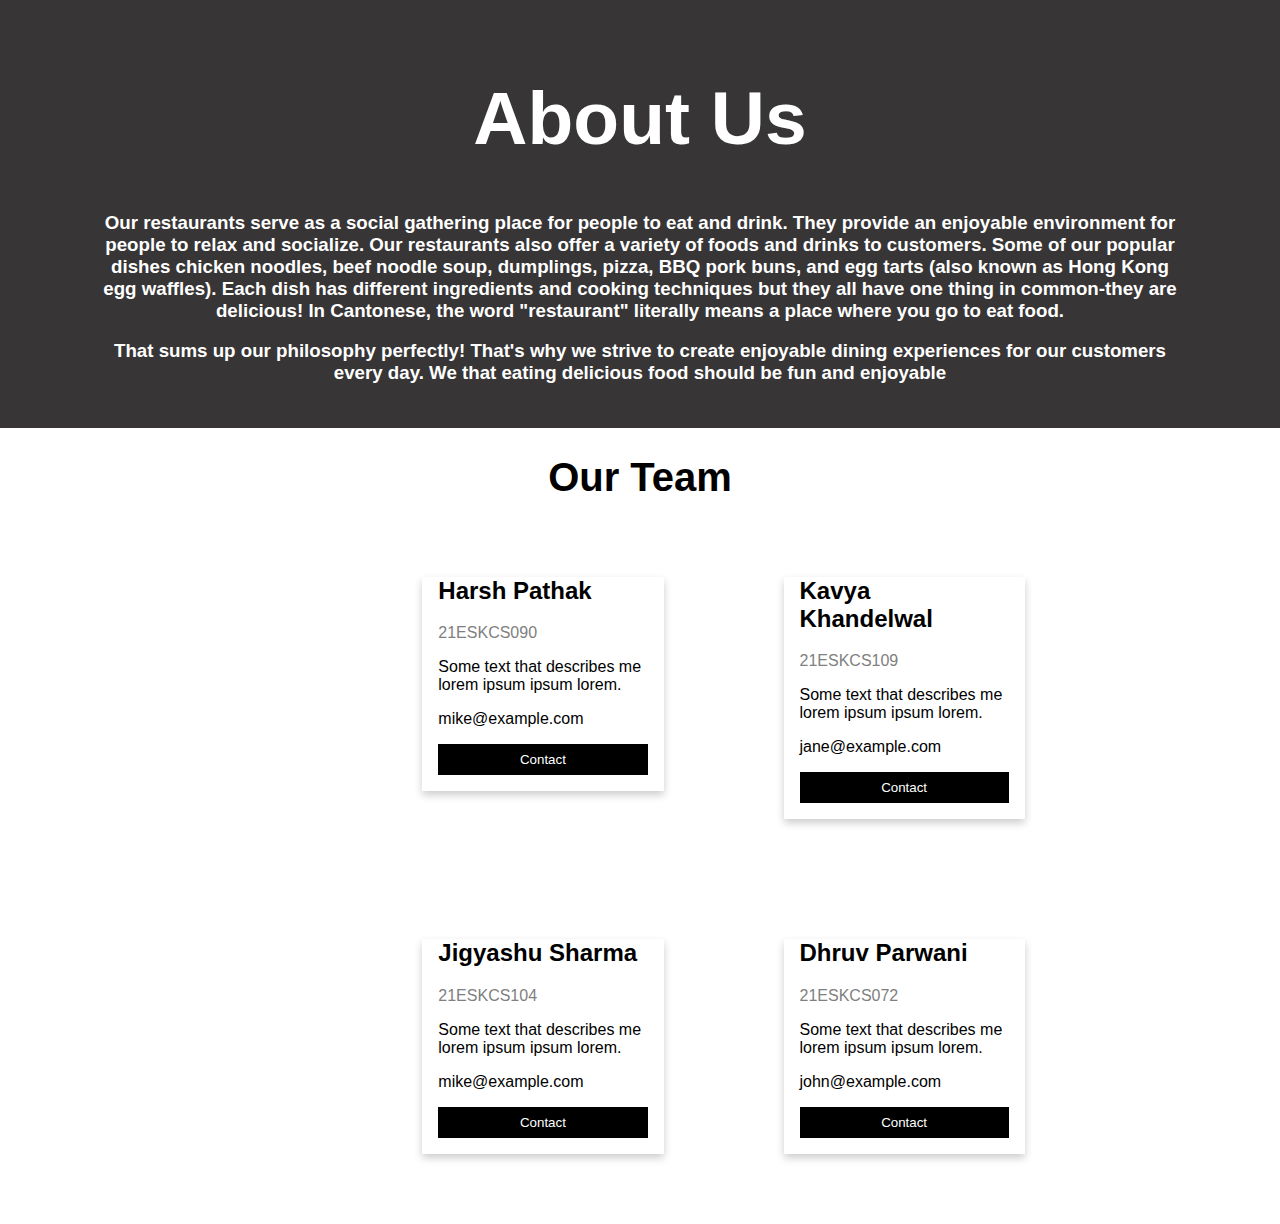
<file: about.html>
<!DOCTYPE html>
<html lang="en">
<head>
    <meta charset="UTF-8">
    <meta http-equiv="X-UA-Compatible" content="IE=edge">
    <meta name="viewport" content="width=device-width, initial-scale=1.0">
    <link rel="stylesheet" href="about_style.css">
    <title>About Us</title>
</head>
<body>
    <div class="about-section">
        <h1>About Us</h1>
        <h3>Our restaurants serve as a social gathering place for people to eat and drink. They provide an enjoyable environment for people to relax and socialize. Our restaurants also offer a variety of foods and drinks to customers. Some of our popular dishes chicken noodles, beef noodle soup, dumplings, pizza, BBQ pork buns, and egg tarts (also known as Hong Kong egg waffles). Each dish has different ingredients and cooking techniques but they all have one thing in common-they are delicious! In Cantonese, the word "restaurant" literally means a place where you go to eat food. </h3>
        <h3>That sums up our philosophy perfectly! That's why we strive to create enjoyable dining experiences for our customers every day. We that eating delicious food should be fun and enjoyable</h3>
      </div>
      
      <h1 style="text-align:center; font-size: 40px;">Our Team</h1>
      <div class="row1">
        <div class="column first">
          <div class="card">

            <div class="container">
              <h2>Kavya Khandelwal</h2>
              <p class="title">21ESKCS109</p>
              <p>Some text that describes me lorem ipsum ipsum lorem.</p>
              <p>jane@example.com</p>
              <p><button class="button">Contact</button></p>
            </div>
          </div>
        </div>
      
        <div class="column first">
          <div class="card">
            
            <div class="container">
              <h2>Harsh Pathak</h2>
              <p class="title">21ESKCS090</p>
              <p>Some text that describes me lorem ipsum ipsum lorem.</p>
              <p>mike@example.com</p>
              <p><button class="button">Contact</button></p>
            </div>
          </div>
        </div>
    </div>
    <div class="row2">
        <div class="column second">
          <div class="card">
            
            <div class="container">
              <h2>Dhruv Parwani</h2>
              <p class="title">21ESKCS072</p>
              <p>Some text that describes me lorem ipsum ipsum lorem.</p>
              <p>john@example.com</p>
              <p><button class="button">Contact</button></p>
            </div>
          </div>
        </div>
      

      <div class="column second">
        <div class="card">
          
          <div class="container">
            <h2>Jigyashu Sharma</h2>
            <p class="title">21ESKCS104</p>
            <p>Some text that describes me lorem ipsum ipsum lorem.</p>
            <p>mike@example.com</p>
            <p><button class="button">Contact</button></p>
          </div>
        </div>
      </div>
    </div>
</body>
</html>
</file>
<file: about_style.css>
body {
    font-family: Arial, Helvetica, sans-serif;
    margin: 0;
  }
  
  html {
    box-sizing: border-box;
  }
  
  *, *:before, *:after {
    box-sizing: inherit;
  }

  h1{
    font-size: 75px;
  }
  
  .column {
    /* float: left; */
    float: right;
    width: 33.3%;
    margin-bottom: 16px;
    padding: 0 10px;
  }
  
  .card {
    box-shadow: 0 4px 8px 0 rgba(0, 0, 0, 0.2);
    margin: 50px;
  }
  
  .about-section {
    padding: 50px;
    text-align: center;
    padding: 25px 100px;
    background-color: rgb(55, 53, 53);
    color: #ffffff;
  }
  
  .container {
    padding: 0 16px;
  }
  
  .container::after, .row::after {
    content: "";
    clear: both;
    display: table;
  }
  
  .title {
    color: grey;
  }
  
  .button {
    border: none;
    outline: 0;
    display: inline-block;
    padding: 8px;
    color: white;
    background-color: #000;
    text-align: center;
    cursor: pointer;
    width: 100%;
  }
  
  .button:hover {
    background-color: #555;
  }
  
  @media screen and (max-width: 650px) {
    .column {
      width: 100%;
      display: block;
    }
  }

.row1{
  display: inline-block;
}
.row2{
  display: inline-block;
}
</file>
